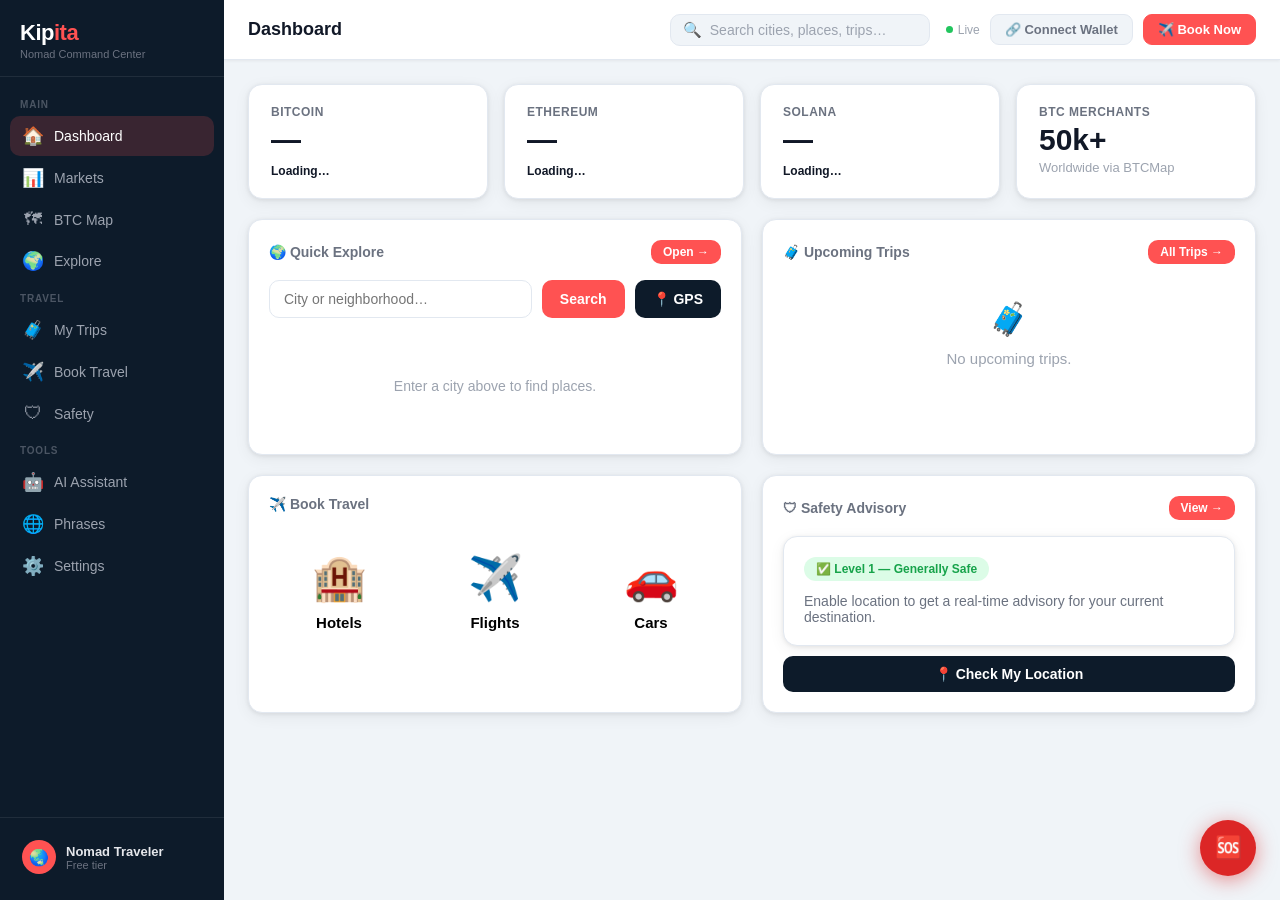
<file: webapp/index.html>
<!DOCTYPE html>
<html lang="en">
<head>
<meta charset="UTF-8"/>
<meta name="viewport" content="width=device-width,initial-scale=1"/>
<meta name="theme-color" content="#FF5252"/>
<meta name="description" content="Kipita – Digital Nomad Command Center. AI itineraries, Bitcoin map, live markets, trip planner."/>
<link rel="manifest" href="manifest.json"/>
<link rel="apple-touch-icon" href="icons/icon-192.png"/>
<title>Kipita – Nomad Command Center</title>
<style>
:root{
  --red:#FF5252;--red-dk:#D32F2F;--navy:#0D1B2A;--navy2:#132236;
  --sidebar-w:224px;--header-h:60px;
  --bg:#F0F4F8;--card:#fff;--border:#E2E8F0;
  --text:#111827;--text2:#6B7280;--text3:#9CA3AF;
  --green:#22C55E;--orange:#F57C00;--btc:#F7931A;
  --purple:#7C3AED;--blue:#3B82F6;--yellow:#F59E0B;
  --shadow:0 1px 4px rgba(0,0,0,.08),0 4px 16px rgba(0,0,0,.06);
  --radius:14px;
}
*{box-sizing:border-box;margin:0;padding:0}
body{font-family:-apple-system,BlinkMacSystemFont,'Segoe UI',Roboto,sans-serif;background:var(--bg);color:var(--text);display:flex;height:100vh;overflow:hidden}

/* ── Sidebar ── */
#sidebar{width:var(--sidebar-w);background:var(--navy);color:#fff;display:flex;flex-direction:column;flex-shrink:0;height:100vh;position:relative;z-index:100;transition:width .2s}
.sidebar-logo{padding:20px 20px 16px;border-bottom:1px solid rgba(255,255,255,.08)}
.logo-text{font-size:22px;font-weight:800;letter-spacing:-.5px}
.logo-text span{color:var(--red)}
.logo-sub{font-size:11px;color:#6B7280;margin-top:2px}
.sidebar-nav{flex:1;padding:12px 10px;overflow-y:auto;display:flex;flex-direction:column;gap:2px}
.nav-section-label{font-size:10px;font-weight:700;color:#4B5563;letter-spacing:.8px;text-transform:uppercase;padding:10px 10px 4px}
.nav-item{display:flex;align-items:center;gap:10px;padding:9px 12px;border-radius:10px;cursor:pointer;font-size:14px;font-weight:500;color:#9CA3AF;transition:all .15s;border:none;background:none;width:100%;text-align:left;font-family:inherit}
.nav-item:hover{background:rgba(255,255,255,.07);color:#fff}
.nav-item.active{background:rgba(255,82,82,.18);color:#fff}
.nav-item.active .nav-icon{filter:none}
.nav-icon{font-size:18px;width:22px;text-align:center;flex-shrink:0}
.nav-label{flex:1}
.nav-badge{background:var(--red);color:#fff;font-size:10px;font-weight:700;padding:1px 6px;border-radius:20px}
.sidebar-bottom{padding:12px 10px 16px;border-top:1px solid rgba(255,255,255,.08)}
.sidebar-user{display:flex;align-items:center;gap:10px;padding:10px 12px;border-radius:10px;cursor:pointer;transition:background .15s}
.sidebar-user:hover{background:rgba(255,255,255,.07)}
.user-avatar{width:34px;height:34px;border-radius:50%;background:var(--red);display:flex;align-items:center;justify-content:center;font-size:16px;flex-shrink:0}
.user-name{font-size:13px;font-weight:600;color:#E5E7EB}
.user-plan{font-size:11px;color:#6B7280}

/* ── Main area ── */
#main{flex:1;display:flex;flex-direction:column;overflow:hidden}
#header{height:var(--header-h);background:#fff;border-bottom:1px solid var(--border);display:flex;align-items:center;gap:16px;padding:0 24px;flex-shrink:0;box-shadow:0 1px 3px rgba(0,0,0,.06)}
.header-title{font-size:18px;font-weight:700;flex:1}
.header-search{display:flex;align-items:center;background:var(--bg);border:1.5px solid var(--border);border-radius:10px;padding:6px 12px;gap:8px;min-width:260px;transition:border .2s}
.header-search:focus-within{border-color:var(--red)}
.header-search input{background:none;border:none;outline:none;font-size:14px;color:var(--text);width:100%}
.header-search input::placeholder{color:var(--text3)}
.header-search .search-icon{color:var(--text3);font-size:15px}
.header-actions{display:flex;align-items:center;gap:10px}
.header-btn{background:var(--bg);border:1.5px solid var(--border);color:var(--text2);padding:7px 14px;border-radius:9px;font-size:13px;font-weight:600;cursor:pointer;transition:all .15s;display:flex;align-items:center;gap:6px;font-family:inherit}
.header-btn:hover{border-color:var(--navy);color:var(--navy)}
.header-btn.primary{background:var(--red);border-color:var(--red);color:#fff}
.header-btn.primary:hover{background:var(--red-dk)}
.header-btn.connected{background:#16a34a;border-color:#16a34a;color:#fff}
.live-dot{width:7px;height:7px;background:var(--green);border-radius:50%;display:inline-block;animation:pulse 2s infinite}
@keyframes pulse{0%,100%{opacity:1}50%{opacity:.35}}

/* ── Content ── */
#content{flex:1;overflow-y:auto;padding:24px}
.page{display:none}
.page.active{display:block}

/* ── Cards ── */
.card{background:var(--card);border:1px solid var(--border);border-radius:var(--radius);padding:20px;box-shadow:var(--shadow)}
.card-title{font-size:14px;font-weight:700;color:var(--text2);margin-bottom:16px;display:flex;align-items:center;justify-content:space-between;gap:8px}
.card-title-text{display:flex;align-items:center;gap:8px}

/* ── Grid helpers ── */
.grid-2{display:grid;grid-template-columns:1fr 1fr;gap:20px}
.grid-3{display:grid;grid-template-columns:1fr 1fr 1fr;gap:20px}
.grid-4{display:grid;grid-template-columns:repeat(4,1fr);gap:16px}
.grid-auto{display:grid;grid-template-columns:repeat(auto-fill,minmax(260px,1fr));gap:16px}
@media(max-width:1100px){.grid-4{grid-template-columns:repeat(2,1fr)}.grid-3{grid-template-columns:1fr 1fr}}
@media(max-width:800px){.grid-2,.grid-3,.grid-4{grid-template-columns:1fr}}

/* ── Dashboard ── */
.stat-card{background:var(--card);border:1px solid var(--border);border-radius:var(--radius);padding:20px 22px;box-shadow:var(--shadow);display:flex;flex-direction:column;gap:4px}
.stat-label{font-size:12px;font-weight:700;color:var(--text2);text-transform:uppercase;letter-spacing:.5px}
.stat-value{font-size:30px;font-weight:800;color:var(--text);line-height:1.1}
.stat-sub{font-size:13px;color:var(--text3)}
.stat-change{font-size:12px;font-weight:700;margin-top:4px}
.up{color:var(--green)}.down{color:var(--red)}

/* ── Prices table ── */
.price-table{width:100%;border-collapse:collapse}
.price-table th{font-size:11px;font-weight:700;color:var(--text3);text-transform:uppercase;letter-spacing:.5px;padding:8px 12px;text-align:left;border-bottom:1px solid var(--border)}
.price-table td{padding:12px 12px;border-bottom:1px solid #F8FAFC;font-size:14px;vertical-align:middle}
.price-table tr:last-child td{border-bottom:none}
.price-table tr:hover td{background:#FAFBFC}
.coin-cell{display:flex;align-items:center;gap:10px}
.coin-icon{width:32px;height:32px;border-radius:50%;display:flex;align-items:center;justify-content:center;font-size:16px;flex-shrink:0}
.coin-name{font-weight:700}
.coin-sym{font-size:12px;color:var(--text3)}
.price-val{font-weight:700;font-size:15px}

/* ── Map ── */
#mapContainer{width:100%;border-radius:var(--radius);overflow:hidden;border:1px solid var(--border);background:var(--navy)}
#mapIframe{width:100%;height:100%;border:0;display:block}
.map-page-layout{display:grid;grid-template-columns:1fr 340px;gap:20px;height:calc(100vh - var(--header-h) - 48px)}
.map-sidebar-panel{display:flex;flex-direction:column;gap:16px;overflow-y:auto}
@media(max-width:960px){.map-page-layout{grid-template-columns:1fr;height:auto}}

/* ── Explore ── */
.explore-layout{display:grid;grid-template-columns:280px 1fr;gap:20px;min-height:600px}
.explore-filters{display:flex;flex-direction:column;gap:12px}
.filter-label{font-size:12px;font-weight:700;color:var(--text2);text-transform:uppercase;letter-spacing:.5px;margin-bottom:6px}
.cat-list{display:flex;flex-direction:column;gap:4px}
.cat-row{display:flex;align-items:center;gap:10px;padding:9px 12px;border-radius:10px;cursor:pointer;font-size:14px;font-weight:500;transition:all .15s;border:none;background:none;text-align:left;width:100%;font-family:inherit;color:var(--text)}
.cat-row:hover{background:var(--bg)}
.cat-row.active{background:#FFF5F5;color:var(--red);font-weight:700}
.cat-row .cat-em{font-size:18px;width:24px}
.place-row{display:flex;align-items:flex-start;gap:12px;padding:14px;border-radius:var(--radius);background:var(--card);border:1px solid var(--border);transition:box-shadow .15s;cursor:pointer}
.place-row:hover{box-shadow:0 4px 16px rgba(0,0,0,.1)}
.place-em{width:44px;height:44px;border-radius:12px;background:var(--bg);display:flex;align-items:center;justify-content:center;font-size:22px;flex-shrink:0}
.place-body{flex:1;min-width:0}
.place-name{font-size:14px;font-weight:700;margin-bottom:2px;overflow:hidden;text-overflow:ellipsis;white-space:nowrap}
.place-addr{font-size:12px;color:var(--text3);margin-bottom:6px;overflow:hidden;text-overflow:ellipsis;white-space:nowrap}
.place-meta-row{display:flex;align-items:center;gap:8px;flex-wrap:wrap}
.tag{background:#F1F5F9;color:#475569;font-size:11px;font-weight:600;padding:3px 8px;border-radius:20px}
.place-dist{font-size:12px;color:var(--text3)}
.place-actions{display:flex;flex-direction:column;gap:6px;flex-shrink:0}
.place-btn{background:var(--navy);color:#fff;border:none;padding:7px 14px;border-radius:8px;font-size:12px;font-weight:600;cursor:pointer;transition:opacity .15s;white-space:nowrap;font-family:inherit}
.place-btn:hover{opacity:.82}
.place-btn.saved{background:var(--green)}
.search-row{display:flex;gap:10px;margin-bottom:20px}
.search-field{flex:1;padding:10px 14px;border:1.5px solid var(--border);border-radius:10px;font-size:14px;outline:none;transition:border .2s;font-family:inherit}
.search-field:focus{border-color:var(--red)}
.action-btn{background:var(--red);color:#fff;border:none;padding:10px 18px;border-radius:10px;font-size:14px;font-weight:600;cursor:pointer;font-family:inherit;white-space:nowrap}
.action-btn:hover{background:var(--red-dk)}
.action-btn.secondary{background:var(--navy)}
.action-btn.secondary:hover{opacity:.85}

/* ── Trips ── */
.trips-layout{display:grid;grid-template-columns:1fr 380px;gap:20px}
@media(max-width:960px){.trips-layout{grid-template-columns:1fr}}
.trip-card-d{background:var(--card);border:1px solid var(--border);border-radius:var(--radius);overflow:hidden;box-shadow:var(--shadow);transition:box-shadow .15s}
.trip-card-d:hover{box-shadow:0 6px 24px rgba(0,0,0,.12)}
.trip-card-header-d{background:var(--navy);color:#fff;padding:16px 20px;display:flex;align-items:flex-start;justify-content:space-between;gap:8px}
.trip-card-header-d h4{font-size:15px;font-weight:700;margin-bottom:3px}
.trip-status-badge{font-size:10px;font-weight:700;padding:3px 9px;border-radius:20px;text-transform:uppercase;letter-spacing:.3px}
.status-upcoming{background:rgba(34,197,94,.2);color:#16a34a}
.status-active{background:rgba(59,130,246,.2);color:#2563EB}
.status-past{background:rgba(107,114,128,.2);color:#6B7280}
.status-cancelled{background:rgba(239,68,68,.15);color:#DC2626}
.trip-body-d{padding:16px 20px}
.trip-stat-row{display:flex;gap:20px;margin-bottom:14px;flex-wrap:wrap}
.trip-stat{display:flex;flex-direction:column;gap:2px}
.trip-stat-label{font-size:11px;color:var(--text3);font-weight:600;text-transform:uppercase;letter-spacing:.4px}
.trip-stat-val{font-size:14px;font-weight:700}
.trip-actions-row{display:flex;gap:8px;flex-wrap:wrap}
.trip-action{background:var(--bg);border:1.5px solid var(--border);color:var(--text);padding:7px 14px;border-radius:9px;font-size:12px;font-weight:600;cursor:pointer;transition:all .15s;font-family:inherit}
.trip-action:hover{border-color:var(--navy);color:var(--navy)}
.trip-action.danger:hover{border-color:var(--red);color:var(--red)}
.new-trip-panel{display:flex;flex-direction:column;gap:14px}
.form-group{display:flex;flex-direction:column;gap:6px}
.form-label{font-size:12px;font-weight:700;color:var(--text2)}
.form-input{padding:10px 14px;border:1.5px solid var(--border);border-radius:10px;font-size:14px;outline:none;transition:border .2s;font-family:inherit;background:#fff}
.form-input:focus{border-color:var(--red)}
.form-row{display:grid;grid-template-columns:1fr 1fr;gap:12px}

/* ── Book ── */
.booking-tiles{display:grid;grid-template-columns:repeat(auto-fill,minmax(200px,1fr));gap:16px;margin-bottom:24px}
.btile{background:var(--card);border:2px solid var(--border);border-radius:var(--radius);padding:24px 16px;cursor:pointer;transition:all .2s cubic-bezier(.34,1.4,.64,1);display:flex;flex-direction:column;align-items:center;gap:10px;text-align:center;border:none;font-family:inherit;outline:none}
.btile:hover{box-shadow:0 10px 32px rgba(59,130,246,.18);transform:translateY(-4px);border:2px solid var(--blue)}
.btile:active{transform:scale(.97)}
.btile-em{font-size:44px;transition:transform .2s}
.btile:hover .btile-em{transform:scale(1.1)}
.btile-name{font-size:15px;font-weight:800}
.btile-sub{font-size:12px;color:var(--text2);line-height:1.4}
.booking-iframe-wrap{background:var(--card);border-radius:var(--radius);overflow:hidden;border:1px solid var(--border);position:relative}
.booking-iframe-header{background:var(--navy);color:#fff;padding:12px 20px;display:flex;align-items:center;gap:14px}
.booking-iframe-header h4{flex:1;font-size:15px;font-weight:700}
.booking-iframe-body{height:680px}
.booking-iframe-body iframe{width:100%;height:100%;border:0;display:block}

/* ── Languages ── */
.lang-layout{display:grid;grid-template-columns:220px 1fr;gap:20px}
@media(max-width:800px){.lang-layout{grid-template-columns:1fr}}
.lang-list{display:flex;flex-direction:column;gap:4px}
.lang-item{display:flex;align-items:center;gap:10px;padding:10px 12px;border-radius:10px;cursor:pointer;font-size:14px;font-weight:500;transition:all .15s;border:none;background:none;font-family:inherit;width:100%;color:var(--text)}
.lang-item:hover{background:var(--bg)}
.lang-item.active{background:#FFF5F5;color:var(--red);font-weight:700}
.lang-flag{font-size:20px}
.phrase-grid{display:grid;grid-template-columns:repeat(auto-fill,minmax(300px,1fr));gap:12px}
.phrase-card-d{background:var(--card);border:1px solid var(--border);border-radius:12px;padding:16px;box-shadow:var(--shadow)}
.phrase-en-d{font-size:12px;color:var(--text3);margin-bottom:6px}
.phrase-local-d{font-size:18px;font-weight:700;margin-bottom:4px}
.phrase-phonetic-d{font-size:13px;color:var(--blue);font-style:italic}
.phrase-copy{float:right;background:none;border:1.5px solid var(--border);padding:4px 10px;border-radius:8px;font-size:12px;cursor:pointer;font-family:inherit;transition:all .15s}
.phrase-copy:hover{border-color:var(--navy)}

/* ── Advisory / Safety ── */
.advisory-grid{display:grid;grid-template-columns:1fr 1fr;gap:16px;margin-bottom:20px}
@media(max-width:900px){.advisory-grid{grid-template-columns:1fr}}
.advisory-card{background:var(--card);border:1px solid var(--border);border-radius:var(--radius);padding:20px;box-shadow:var(--shadow)}
.advisory-level{display:inline-flex;align-items:center;gap:6px;padding:5px 12px;border-radius:20px;font-size:12px;font-weight:700;margin-bottom:12px}
.level-1{background:#DCFCE7;color:#16a34a}
.level-2{background:#FEF3C7;color:#D97706}
.level-3{background:#FEE2E2;color:#DC2626}
.level-4{background:#450A0A;color:#FCA5A5}

/* ── SOS button ── */
#sosBtn{position:fixed;bottom:24px;right:24px;z-index:500;background:#DC2626;color:#fff;border:none;width:56px;height:56px;border-radius:50%;font-size:22px;cursor:pointer;box-shadow:0 4px 20px rgba(220,38,38,.5);transition:transform .2s;display:flex;align-items:center;justify-content:center;font-family:inherit}
#sosBtn:hover{transform:scale(1.1)}

/* ── Modal ── */
.modal-overlay{position:fixed;inset:0;background:rgba(0,0,0,.55);z-index:1000;display:none;align-items:center;justify-content:center;padding:24px}
.modal-overlay.open{display:flex}
.modal-box{background:#fff;border-radius:20px;padding:28px;max-width:520px;width:100%;max-height:85vh;overflow-y:auto;box-shadow:0 24px 64px rgba(0,0,0,.25)}
.modal-box h3{font-size:20px;font-weight:800;margin-bottom:16px;display:flex;align-items:center;gap:10px}
.modal-close{margin-left:auto;background:none;border:none;font-size:22px;cursor:pointer;color:var(--text3);line-height:1}

/* ── AI ── */
.ai-layout{display:grid;grid-template-columns:1fr 320px;gap:20px;height:calc(100vh - var(--header-h) - 48px)}
@media(max-width:1024px){.ai-layout{grid-template-columns:1fr;height:auto}}
.chat-area{display:flex;flex-direction:column;background:var(--card);border:1px solid var(--border);border-radius:var(--radius);overflow:hidden}
.chat-messages{flex:1;overflow-y:auto;padding:20px;display:flex;flex-direction:column;gap:14px;min-height:0}
.chat-msg{display:flex;gap:10px;max-width:75%}
.chat-msg.user{align-self:flex-end;flex-direction:row-reverse}
.msg-avatar{width:32px;height:32px;border-radius:50%;display:flex;align-items:center;justify-content:center;font-size:15px;flex-shrink:0}
.msg-avatar.ai{background:var(--navy)}
.msg-avatar.user{background:var(--red)}
.msg-bubble{padding:12px 16px;border-radius:16px;font-size:14px;line-height:1.6}
.chat-msg.ai .msg-bubble{background:var(--bg);border-radius:4px 16px 16px 16px}
.chat-msg.user .msg-bubble{background:var(--red);color:#fff;border-radius:16px 4px 16px 16px}
.chat-input-row{display:flex;gap:10px;padding:14px 16px;border-top:1px solid var(--border);background:#FAFBFC}
.chat-input{flex:1;padding:10px 16px;border:1.5px solid var(--border);border-radius:24px;font-size:14px;outline:none;resize:none;font-family:inherit;transition:border .2s;max-height:120px}
.chat-input:focus{border-color:var(--red)}
.chat-send{background:var(--red);color:#fff;border:none;width:42px;height:42px;border-radius:50%;font-size:18px;cursor:pointer;display:flex;align-items:center;justify-content:center;transition:background .15s;flex-shrink:0}
.chat-send:hover{background:var(--red-dk)}
.ai-quick-actions{display:flex;flex-direction:column;gap:8px}
.quick-btn{background:var(--bg);border:1.5px solid var(--border);color:var(--text);padding:10px 14px;border-radius:10px;font-size:13px;font-weight:600;cursor:pointer;text-align:left;transition:all .15s;font-family:inherit}
.quick-btn:hover{border-color:var(--red);color:var(--red)}

/* ── Market ── */
.market-layout{display:grid;grid-template-columns:1fr 320px;gap:20px}
@media(max-width:1024px){.market-layout{grid-template-columns:1fr}}
.sparkline{display:flex;align-items:flex-end;gap:2px;height:40px}
.sparkline span{flex:1;background:var(--green);border-radius:2px;opacity:.7;min-height:4px}
.sparkline.down span{background:var(--red)}

/* ── Settings ── */
.settings-layout{display:grid;grid-template-columns:220px 1fr;gap:20px}
@media(max-width:768px){.settings-layout{grid-template-columns:1fr}}
.settings-nav{display:flex;flex-direction:column;gap:2px}
.settings-nav-item{padding:10px 14px;border-radius:10px;cursor:pointer;font-size:14px;font-weight:500;transition:all .15s;border:none;background:none;font-family:inherit;text-align:left;width:100%}
.settings-nav-item:hover{background:var(--bg)}
.settings-nav-item.active{background:#FFF5F5;color:var(--red);font-weight:700}
.settings-section{display:flex;flex-direction:column;gap:20px}
.settings-row{display:flex;align-items:center;justify-content:space-between;padding:16px 0;border-bottom:1px solid var(--border)}
.settings-row:last-child{border-bottom:none}
.settings-row-label{font-size:14px;font-weight:600}
.settings-row-sub{font-size:12px;color:var(--text3);margin-top:2px}
.toggle{position:relative;width:44px;height:24px;cursor:pointer}
.toggle input{opacity:0;width:0;height:0}
.toggle-slider{position:absolute;inset:0;background:#D1D5DB;border-radius:12px;transition:.2s}
.toggle input:checked + .toggle-slider{background:var(--red)}
.toggle-slider:before{content:'';position:absolute;width:18px;height:18px;left:3px;top:3px;background:#fff;border-radius:50%;transition:.2s}
.toggle input:checked + .toggle-slider:before{transform:translateX(20px)}

/* ── Loading / empty ── */
.spinner{text-align:center;padding:40px;color:var(--text3);font-size:14px}
.empty-state{text-align:center;padding:60px 20px;color:var(--text3)}
.empty-state .em{font-size:48px;margin-bottom:12px}
.empty-state p{font-size:15px}

/* ── Responsive sidebar collapse ── */
@media(max-width:768px){
  #sidebar{position:fixed;left:-100%;top:0;height:100%;z-index:300;transition:left .2s}
  #sidebar.open{left:0}
  body{overflow:auto}
  #main{width:100%}
  #content{padding:16px}
}
</style>
</head>
<body>

<!-- ══════════ SIDEBAR ══════════ -->
<aside id="sidebar">
  <div class="sidebar-logo">
    <div class="logo-text">Kip<span>ita</span></div>
    <div class="logo-sub">Nomad Command Center</div>
  </div>

  <nav class="sidebar-nav">
    <span class="nav-section-label">Main</span>
    <button class="nav-item active" onclick="goTo('dashboard')" id="nav-dashboard">
      <span class="nav-icon">🏠</span><span class="nav-label">Dashboard</span>
    </button>
    <button class="nav-item" onclick="goTo('market')" id="nav-market">
      <span class="nav-icon">📊</span><span class="nav-label">Markets</span>
    </button>
    <button class="nav-item" onclick="goTo('map')" id="nav-map">
      <span class="nav-icon">🗺</span><span class="nav-label">BTC Map</span>
    </button>
    <button class="nav-item" onclick="goTo('explore')" id="nav-explore">
      <span class="nav-icon">🌍</span><span class="nav-label">Explore</span>
    </button>

    <span class="nav-section-label">Travel</span>
    <button class="nav-item" onclick="goTo('trips')" id="nav-trips">
      <span class="nav-icon">🧳</span><span class="nav-label">My Trips</span>
    </button>
    <button class="nav-item" onclick="goTo('book')" id="nav-book">
      <span class="nav-icon">✈️</span><span class="nav-label">Book Travel</span>
    </button>
    <button class="nav-item" onclick="goTo('advisory')" id="nav-advisory">
      <span class="nav-icon">🛡</span><span class="nav-label">Safety</span>
    </button>

    <span class="nav-section-label">Tools</span>
    <button class="nav-item" onclick="goTo('ai')" id="nav-ai">
      <span class="nav-icon">🤖</span><span class="nav-label">AI Assistant</span>
    </button>
    <button class="nav-item" onclick="goTo('languages')" id="nav-languages">
      <span class="nav-icon">🌐</span><span class="nav-label">Phrases</span>
    </button>
    <button class="nav-item" onclick="goTo('settings')" id="nav-settings">
      <span class="nav-icon">⚙️</span><span class="nav-label">Settings</span>
    </button>
  </nav>

  <div class="sidebar-bottom">
    <div class="sidebar-user">
      <div class="user-avatar">🌏</div>
      <div>
        <div class="user-name">Nomad Traveler</div>
        <div class="user-plan">Free tier</div>
      </div>
    </div>
  </div>
</aside>

<!-- ══════════ MAIN ══════════ -->
<div id="main">
  <!-- Header -->
  <header id="header">
    <button id="menuToggle" style="display:none;background:none;border:none;font-size:22px;cursor:pointer;padding:4px 8px" onclick="document.getElementById('sidebar').classList.toggle('open')">☰</button>
    <div class="header-title" id="headerTitle">Dashboard</div>
    <div class="header-search">
      <span class="search-icon">🔍</span>
      <input type="text" placeholder="Search cities, places, trips…" id="globalSearch" onkeydown="handleGlobalSearch(event)"/>
    </div>
    <div class="header-actions">
      <span style="font-size:12px;color:var(--text3);display:flex;align-items:center;gap:5px"><span class="live-dot"></span>Live</span>
      <button class="header-btn" id="walletBtn" onclick="toggleWallet()">🔗 Connect Wallet</button>
      <button class="header-btn primary" onclick="goTo('book')">✈️ Book Now</button>
    </div>
  </header>

  <!-- Content -->
  <main id="content">

    <!-- ─────── DASHBOARD ─────── -->
    <section class="page active" id="page-dashboard">
      <div class="grid-4" style="margin-bottom:20px">
        <div class="stat-card">
          <div class="stat-label">Bitcoin</div>
          <div class="stat-value" id="dash-btc">—</div>
          <div class="stat-change" id="dash-btc-ch">Loading…</div>
        </div>
        <div class="stat-card">
          <div class="stat-label">Ethereum</div>
          <div class="stat-value" id="dash-eth">—</div>
          <div class="stat-change" id="dash-eth-ch">Loading…</div>
        </div>
        <div class="stat-card">
          <div class="stat-label">Solana</div>
          <div class="stat-value" id="dash-sol">—</div>
          <div class="stat-change" id="dash-sol-ch">Loading…</div>
        </div>
        <div class="stat-card">
          <div class="stat-label">BTC Merchants</div>
          <div class="stat-value">50k+</div>
          <div class="stat-sub">Worldwide via BTCMap</div>
        </div>
      </div>

      <div class="grid-2" style="margin-bottom:20px">
        <div class="card">
          <div class="card-title">
            <span class="card-title-text">🌍 Quick Explore</span>
            <button class="action-btn" style="padding:5px 12px;font-size:12px" onclick="goTo('explore')">Open →</button>
          </div>
          <div class="search-row">
            <input class="search-field" placeholder="City or neighborhood…" id="dashSearch"/>
            <button class="action-btn" onclick="quickSearch()">Search</button>
            <button class="action-btn secondary" onclick="dashGPS()">📍 GPS</button>
          </div>
          <div id="dashPlaces" class="spinner">Enter a city above to find places.</div>
        </div>
        <div class="card">
          <div class="card-title">
            <span class="card-title-text">🧳 Upcoming Trips</span>
            <button class="action-btn" style="padding:5px 12px;font-size:12px" onclick="goTo('trips')">All Trips →</button>
          </div>
          <div id="dashTrips"></div>
        </div>
      </div>

      <div class="grid-2">
        <div class="card">
          <div class="card-title"><span class="card-title-text">✈️ Book Travel</span></div>
          <div class="booking-tiles" style="grid-template-columns:repeat(3,1fr)">
            <button class="btile" onclick="openBooking('https://savetraveldeals.com/book-hotels-app/','Hotels')">
              <span class="btile-em">🏨</span><span class="btile-name">Hotels</span>
            </button>
            <button class="btile" onclick="openBooking('https://savetraveldeals.com/book-hotels-app/','Flights')">
              <span class="btile-em">✈️</span><span class="btile-name">Flights</span>
            </button>
            <button class="btile" onclick="openBooking('https://savetraveldeals.com/car-rental-app/','Cars')">
              <span class="btile-em">🚗</span><span class="btile-name">Cars</span>
            </button>
          </div>
        </div>
        <div class="card">
          <div class="card-title"><span class="card-title-text">🛡 Safety Advisory</span>
            <button class="action-btn" style="padding:5px 12px;font-size:12px" onclick="goTo('advisory')">View →</button>
          </div>
          <div id="dashAdvisory">
            <div class="advisory-card" style="margin-bottom:10px">
              <div class="advisory-level level-1">✅ Level 1 — Generally Safe</div>
              <p style="font-size:14px;color:var(--text2)">Enable location to get a real-time advisory for your current destination.</p>
            </div>
            <button class="action-btn secondary" style="width:100%" onclick="loadAdvisory()">📍 Check My Location</button>
          </div>
        </div>
      </div>
    </section>

    <!-- ─────── MARKETS ─────── -->
    <section class="page" id="page-market">
      <div class="market-layout">
        <div>
          <div class="card" style="margin-bottom:20px">
            <div class="card-title"><span class="card-title-text">📊 Live Crypto Prices</span><span style="font-size:12px;color:var(--text3)" id="mktTs"></span></div>
            <table class="price-table">
              <thead>
                <tr>
                  <th>Asset</th>
                  <th>Price (USD)</th>
                  <th>24h Change</th>
                  <th>7d Trend</th>
                  <th>Market Cap</th>
                </tr>
              </thead>
              <tbody id="mktTable"><tr><td colspan="5" class="spinner">Loading…</td></tr></tbody>
            </table>
          </div>
          <div class="card">
            <div class="card-title"><span class="card-title-text">💱 Currency Converter</span></div>
            <div style="display:flex;gap:12px;align-items:center;flex-wrap:wrap">
              <input class="search-field" style="width:100px" type="number" value="1" id="convAmt"/>
              <select id="convFrom" class="search-field" style="width:120px"><option value="USD">USD</option><option value="EUR">EUR</option><option value="GBP">GBP</option><option value="JPY">JPY</option><option value="BTC">BTC</option><option value="ETH">ETH</option></select>
              <span style="font-size:20px;color:var(--text3)">→</span>
              <select id="convTo" class="search-field" style="width:120px"><option value="EUR">EUR</option><option value="USD">USD</option><option value="GBP">GBP</option><option value="JPY">JPY</option><option value="BTC">BTC</option><option value="ETH">ETH</option></select>
              <button class="action-btn" onclick="convertCurrency()">Convert</button>
              <div id="convResult" style="font-size:20px;font-weight:800;color:var(--navy)"></div>
            </div>
          </div>
        </div>
        <div style="display:flex;flex-direction:column;gap:16px">
          <div class="card">
            <div class="card-title"><span class="card-title-text">⚡ Quick Stats</span></div>
            <div style="display:flex;flex-direction:column;gap:12px" id="mktStats">
              <div class="spinner">Loading…</div>
            </div>
          </div>
          <div class="card">
            <div class="card-title"><span class="card-title-text">🔗 Wallets & Exchanges</span></div>
            <div style="display:flex;flex-direction:column;gap:8px">
              <button class="quick-btn" onclick="window.open('https://coinbase.com','_blank')">🏦 Coinbase</button>
              <button class="quick-btn" onclick="window.open('https://app.river.com','_blank')">⚡ River (Lightning)</button>
              <button class="quick-btn" onclick="window.open('https://kraken.com','_blank')">🐙 Kraken</button>
              <button class="quick-btn" onclick="window.open('https://btcmap.org','_blank')">₿ BTCMap</button>
            </div>
          </div>
        </div>
      </div>
    </section>

    <!-- ─────── MAP ─────── -->
    <section class="page" id="page-map">
      <div class="map-page-layout">
        <div id="mapContainer" style="height:100%">
          <iframe id="mapIframe" src="https://btcmap.org/map#3/20/0" title="BTCMap — Bitcoin merchants worldwide" allow="geolocation"></iframe>
        </div>
        <div class="map-sidebar-panel">
          <div class="card">
            <div class="card-title"><span class="card-title-text">₿ BTC Merchant Finder</span></div>
            <div style="display:flex;flex-direction:column;gap:8px">
              <input class="search-field" placeholder="City or address…" id="mapSearch"/>
              <button class="action-btn" onclick="centerMap()">🔍 Search Location</button>
              <button class="action-btn secondary" onclick="mapGPS()">📍 My Location</button>
            </div>
          </div>
          <div class="card">
            <div class="card-title"><span class="card-title-text">🏷 Filter Sources</span></div>
            <div style="display:flex;flex-direction:column;gap:6px">
              <label style="display:flex;align-items:center;gap:10px;font-size:14px;cursor:pointer">
                <input type="checkbox" checked style="accent-color:var(--btc)"/> BTCMap.org
              </label>
              <label style="display:flex;align-items:center;gap:10px;font-size:14px;cursor:pointer">
                <input type="checkbox" checked style="accent-color:var(--btc)"/> Cash App Pay
              </label>
            </div>
          </div>
          <div class="card">
            <div class="card-title"><span class="card-title-text">📊 Map Stats</span></div>
            <div style="display:flex;flex-direction:column;gap:8px;font-size:14px">
              <div style="display:flex;justify-content:space-between"><span style="color:var(--text2)">Total Merchants</span><strong>50,000+</strong></div>
              <div style="display:flex;justify-content:space-between"><span style="color:var(--text2)">Countries</span><strong>150+</strong></div>
              <div style="display:flex;justify-content:space-between"><span style="color:var(--text2)">Lightning Enabled</span><strong>~30%</strong></div>
              <div style="display:flex;justify-content:space-between"><span style="color:var(--text2)">Data Source</span><strong>BTCMap.org</strong></div>
            </div>
          </div>
          <div class="card">
            <div class="card-title"><span class="card-title-text">🔗 Related Links</span></div>
            <div style="display:flex;flex-direction:column;gap:8px">
              <button class="quick-btn" onclick="window.open('https://btcmap.org','_blank')">🌍 Full BTCMap Website</button>
              <button class="quick-btn" onclick="window.open('https://btcmap.org/add-merchant','_blank')">➕ Add a Merchant</button>
            </div>
          </div>
        </div>
      </div>
    </section>

    <!-- ─────── EXPLORE ─────── -->
    <section class="page" id="page-explore">
      <div style="margin-bottom:20px">
        <div class="search-row">
          <input class="search-field" placeholder="City, neighborhood, or address…" id="exploreSearch"/>
          <button class="action-btn" onclick="exploreLoad()">🔍 Search</button>
          <button class="action-btn secondary" onclick="exploreGPS()">📍 GPS</button>
          <select class="search-field" style="width:160px" id="exploreRadius">
            <option value="1000">1 km radius</option>
            <option value="2000" selected>2 km radius</option>
            <option value="5000">5 km radius</option>
          </select>
        </div>
      </div>
      <div class="explore-layout">
        <div class="card explore-filters">
          <div class="filter-label">Categories</div>
          <div class="cat-list" id="catList"></div>
        </div>
        <div>
          <div id="explorePlaces" class="spinner">Search a city or tap GPS to find places near you.</div>
        </div>
      </div>
    </section>

    <!-- ─────── TRIPS ─────── -->
    <section class="page" id="page-trips">
      <div class="trips-layout">
        <div>
          <div style="display:flex;align-items:center;justify-content:space-between;margin-bottom:20px">
            <div style="font-size:18px;font-weight:700">My Trips</div>
            <div style="display:flex;gap:10px">
              <select class="search-field" style="width:140px" id="tripFilter" onchange="renderTrips()">
                <option value="all">All Trips</option>
                <option value="UPCOMING">Upcoming</option>
                <option value="PAST">Past</option>
                <option value="CANCELLED">Cancelled</option>
              </select>
            </div>
          </div>
          <div id="tripsContainer"></div>
        </div>
        <div>
          <div class="card new-trip-panel">
            <div class="card-title"><span class="card-title-text">➕ Plan New Trip</span></div>
            <div class="form-group">
              <label class="form-label">Destination *</label>
              <input class="form-input" id="nt-dest" placeholder="e.g. Tokyo, Japan"/>
            </div>
            <div class="form-group">
              <label class="form-label">Country</label>
              <input class="form-input" id="nt-country" placeholder="e.g. Japan"/>
            </div>
            <div class="form-row">
              <div class="form-group">
                <label class="form-label">Start Date</label>
                <input class="form-input" id="nt-start" type="date"/>
              </div>
              <div class="form-group">
                <label class="form-label">End Date</label>
                <input class="form-input" id="nt-end" type="date"/>
              </div>
            </div>
            <div class="form-group">
              <label class="form-label">Notes</label>
              <textarea class="form-input" id="nt-notes" rows="3" placeholder="Accommodation, plans…"></textarea>
            </div>
            <button class="action-btn" style="width:100%;padding:12px" onclick="createTrip()">Create Trip</button>
          </div>
        </div>
      </div>
    </section>

    <!-- ─────── BOOK ─────── -->
    <section class="page" id="page-book">
      <div style="margin-bottom:20px">
        <div style="font-size:18px;font-weight:700;margin-bottom:4px">Book Travel</div>
        <div style="font-size:14px;color:var(--text2)">Hotels, flights, cars & experiences — opens in a secure viewer.</div>
      </div>
      <div class="booking-tiles" style="margin-bottom:24px">
        <button class="btile" onclick="openBooking('https://savetraveldeals.com/book-hotels-app/','🏨 Hotels')"><span class="btile-em">🏨</span><span class="btile-name">Hotels</span><span class="btile-sub">Best rates worldwide</span></button>
        <button class="btile" onclick="openBooking('https://savetraveldeals.com/book-hotels-app/','✈️ Flights')"><span class="btile-em">✈️</span><span class="btile-name">Flights</span><span class="btile-sub">Compare & book</span></button>
        <button class="btile" onclick="openBooking('https://savetraveldeals.com/car-rental-app/','🚗 Car Rental')"><span class="btile-em">🚗</span><span class="btile-name">Car Rental</span><span class="btile-sub">Pick-up anywhere</span></button>
        <button class="btile" onclick="openBooking('https://savetraveldeals.com/airport-transfers/','🚐 Transfers')"><span class="btile-em">🚐</span><span class="btile-name">Airport Transfers</span><span class="btile-sub">Door-to-door</span></button>
        <button class="btile" onclick="openBooking('https://savetraveldeals.com/bike-rental-app/','🚴 Bikes')"><span class="btile-em">🚴</span><span class="btile-name">Bike Rental</span><span class="btile-sub">Explore locally</span></button>
        <button class="btile" onclick="window.open('https://www.google.com/maps/search/tours+activities','_blank')"><span class="btile-em">🎟</span><span class="btile-name">Activities</span><span class="btile-sub">Tours & experiences</span></button>
      </div>
      <div class="booking-iframe-wrap" id="bookingIframeWrap" style="display:none">
        <div class="booking-iframe-header">
          <h4 id="bookingIframeTitle">—</h4>
          <button class="header-btn" onclick="closeBookingIframe()">✕ Close</button>
        </div>
        <div class="booking-iframe-body">
          <iframe id="bookingIframe" src="" sandbox="allow-scripts allow-same-origin allow-forms allow-popups allow-top-navigation"></iframe>
        </div>
      </div>
    </section>

    <!-- ─────── SAFETY ─────── -->
    <section class="page" id="page-advisory">
      <div style="margin-bottom:20px;display:flex;align-items:center;justify-content:space-between;flex-wrap:wrap;gap:12px">
        <div>
          <div style="font-size:18px;font-weight:700;margin-bottom:4px">Safety & Travel Advisory</div>
          <div style="font-size:14px;color:var(--text2)">Real-time safety levels, restrictions & weather advisories.</div>
        </div>
        <button class="action-btn secondary" onclick="loadAdvisory()">📍 Refresh My Location</button>
      </div>
      <div class="advisory-grid">
        <div class="advisory-card card" id="advisoryMain">
          <div class="advisory-level level-1">✅ Level 1 — Generally Safe</div>
          <h3 style="font-size:16px;font-weight:700;margin-bottom:8px">Current Location Advisory</h3>
          <p style="font-size:14px;color:var(--text2);line-height:1.6">Enable location access to get real-time safety data for your area.</p>
          <button class="action-btn" style="margin-top:16px;width:100%" onclick="loadAdvisory()">Enable Location</button>
        </div>
        <div class="advisory-card card">
          <h3 style="font-size:15px;font-weight:700;margin-bottom:12px">🌤 Weather Advisory</h3>
          <div id="weatherAdvisory" style="font-size:14px;color:var(--text2)">Loading location data…</div>
        </div>
      </div>
      <div class="card" style="margin-top:20px">
        <div class="card-title"><span class="card-title-text">🆘 Emergency Contacts</span></div>
        <div class="grid-4">
          <a href="tel:911" style="text-decoration:none;display:block">
            <div class="advisory-card" style="background:#FEF2F2;border:1px solid #FECACA;text-align:center;padding:16px;border-radius:12px;cursor:pointer">
              <div style="font-size:32px;margin-bottom:6px">🚨</div>
              <div style="font-size:12px;color:#DC2626;font-weight:700">Emergency</div>
              <div style="font-size:22px;font-weight:800;color:#991B1B">911</div>
            </div>
          </a>
          <a href="https://www.google.com/maps/search/nearest+hospital" target="_blank" style="text-decoration:none;display:block">
            <div class="advisory-card" style="background:#EFF6FF;border:1px solid #BFDBFE;text-align:center;padding:16px;border-radius:12px;cursor:pointer">
              <div style="font-size:32px;margin-bottom:6px">🏥</div>
              <div style="font-size:12px;color:#2563EB;font-weight:700">Nearest</div>
              <div style="font-size:16px;font-weight:800;color:#1D4ED8">Hospital</div>
            </div>
          </a>
          <a href="https://www.google.com/maps/search/nearest+police+station" target="_blank" style="text-decoration:none;display:block">
            <div class="advisory-card" style="background:#F0FDF4;border:1px solid #BBF7D0;text-align:center;padding:16px;border-radius:12px;cursor:pointer">
              <div style="font-size:32px;margin-bottom:6px">👮</div>
              <div style="font-size:12px;color:#16a34a;font-weight:700">Nearest</div>
              <div style="font-size:16px;font-weight:800;color:#15803D">Police</div>
            </div>
          </a>
          <a href="https://www.google.com/maps/search/nearest+fire+station" target="_blank" style="text-decoration:none;display:block">
            <div class="advisory-card" style="background:#FFF7ED;border:1px solid #FED7AA;text-align:center;padding:16px;border-radius:12px;cursor:pointer">
              <div style="font-size:32px;margin-bottom:6px">🚒</div>
              <div style="font-size:12px;color:#EA580C;font-weight:700">Nearest</div>
              <div style="font-size:16px;font-weight:800;color:#C2410C">Fire Station</div>
            </div>
          </a>
        </div>
      </div>
    </section>

    <!-- ─────── AI ─────── -->
    <section class="page" id="page-ai">
      <div class="ai-layout">
        <div class="chat-area">
          <div style="padding:16px 20px;border-bottom:1px solid var(--border);display:flex;align-items:center;gap:10px;background:#FAFBFC">
            <div style="width:36px;height:36px;background:var(--navy);border-radius:50%;display:flex;align-items:center;justify-content:center;font-size:18px">🤖</div>
            <div>
              <div style="font-size:14px;font-weight:700">Kipita AI</div>
              <div style="font-size:12px;color:var(--green)">● Online — Gemini 2.0 Flash</div>
            </div>
          </div>
          <div class="chat-messages" id="chatMessages">
            <div class="chat-msg ai">
              <div class="msg-avatar ai">🤖</div>
              <div class="msg-bubble">Hey! I'm your Kipita travel assistant. Ask me to plan a trip, find Bitcoin-friendly spots, check safety advisories, or get travel tips for any destination. 🌏</div>
            </div>
          </div>
          <div class="chat-input-row">
            <textarea class="chat-input" id="chatInput" placeholder="Ask anything about travel, Bitcoin, or safety…" rows="1" onkeydown="chatKeydown(event)" oninput="autoResize(this)"></textarea>
            <button class="chat-send" onclick="sendChat()">➤</button>
          </div>
        </div>
        <div style="display:flex;flex-direction:column;gap:16px">
          <div class="card">
            <div class="card-title"><span class="card-title-text">⚡ Quick Actions</span></div>
            <div class="ai-quick-actions">
              <button class="quick-btn" onclick="quickChat('Plan a 7-day trip to Tokyo on a $2000 budget')">🗾 Plan Tokyo trip</button>
              <button class="quick-btn" onclick="quickChat('What are the safest nomad cities in Southeast Asia right now?')">🛡 Safest nomad cities</button>
              <button class="quick-btn" onclick="quickChat('Find Bitcoin-friendly cafes and restaurants in Lisbon')">₿ BTC spots in Lisbon</button>
              <button class="quick-btn" onclick="quickChat('What do I need to know before traveling to Colombia?')">🇨🇴 Colombia travel tips</button>
              <button class="quick-btn" onclick="quickChat('What is the current exchange rate for USD to EUR?')">💱 USD → EUR rate</button>
              <button class="quick-btn" onclick="quickChat('Give me a packing list for 3 months in Southeast Asia')">🎒 SE Asia packing list</button>
            </div>
          </div>
          <div class="card">
            <div class="card-title"><span class="card-title-text">ℹ️ AI Info</span></div>
            <div style="font-size:13px;color:var(--text2);line-height:1.6">
              Powered by <strong>Gemini 2.0 Flash Lite</strong>. For financial decisions, always verify with live sources. Travel advisories are AI-generated and may not reflect latest conditions.
            </div>
          </div>
        </div>
      </div>
    </section>

    <!-- ─────── LANGUAGES ─────── -->
    <section class="page" id="page-languages">
      <div style="margin-bottom:20px;display:flex;align-items:center;gap:16px;flex-wrap:wrap">
        <input class="search-field" style="max-width:320px" placeholder="Search phrases…" id="phraseSearch" oninput="renderPhrases()"/>
        <span style="font-size:14px;color:var(--text2)" id="phraseCount"></span>
      </div>
      <div class="lang-layout">
        <div class="card">
          <div class="card-title"><span class="card-title-text">🌐 Languages</span></div>
          <div class="lang-list" id="langList"></div>
        </div>
        <div>
          <div class="phrase-grid" id="phraseGrid"></div>
        </div>
      </div>
    </section>

    <!-- ─────── SETTINGS ─────── -->
    <section class="page" id="page-settings">
      <div class="settings-layout">
        <div class="card">
          <div class="settings-nav">
            <button class="settings-nav-item active" onclick="settingsTab('general',this)">General</button>
            <button class="settings-nav-item" onclick="settingsTab('notifications',this)">Notifications</button>
            <button class="settings-nav-item" onclick="settingsTab('privacy',this)">Privacy</button>
            <button class="settings-nav-item" onclick="settingsTab('about',this)">About</button>
          </div>
        </div>
        <div class="card settings-section" id="settingsContent">
          <div class="settings-row">
            <div><div class="settings-row-label">Dark Mode</div><div class="settings-row-sub">Coming soon</div></div>
            <label class="toggle"><input type="checkbox" disabled/><span class="toggle-slider"></span></label>
          </div>
          <div class="settings-row">
            <div><div class="settings-row-label">Default Currency</div><div class="settings-row-sub">Display prices in</div></div>
            <select class="search-field" style="width:100px"><option>USD</option><option>EUR</option><option>GBP</option><option>BTC</option></select>
          </div>
          <div class="settings-row">
            <div><div class="settings-row-label">Location Access</div><div class="settings-row-sub">Used for nearby places & advisory</div></div>
            <button class="action-btn" style="padding:7px 14px;font-size:13px" onclick="navigator.geolocation.getCurrentPosition(()=>alert('Location granted ✓'))">Request</button>
          </div>
          <div class="settings-row">
            <div><div class="settings-row-label">Clear Local Data</div><div class="settings-row-sub">Trips, saved places, chat history</div></div>
            <button class="action-btn secondary" style="padding:7px 14px;font-size:13px" onclick="clearData()">Clear</button>
          </div>
          <div class="settings-row">
            <div><div class="settings-row-label">App Version</div><div class="settings-row-sub">Kipita Web v1.0.0</div></div>
            <span style="font-size:13px;color:var(--text3)">Build 2026.03</span>
          </div>
          <div class="settings-row">
            <div><div class="settings-row-label">Support</div></div>
            <a href="mailto:info@kipita.com" style="font-size:13px;color:var(--red);font-weight:600">info@kipita.com</a>
          </div>
        </div>
      </div>
    </section>

  </main>
</div>

<!-- SOS -->
<button id="sosBtn" onclick="document.getElementById('sosModal').classList.add('open')" title="SOS Emergency">🆘</button>

<!-- SOS Modal -->
<div class="modal-overlay" id="sosModal">
  <div class="modal-box">
    <h3 style="color:#DC2626">🆘 Emergency Help<button class="modal-close" onclick="document.getElementById('sosModal').classList.remove('open')">✕</button></h3>
    <div style="display:grid;grid-template-columns:1fr 1fr 1fr;gap:12px;margin-bottom:16px">
      <a href="tel:911" style="text-decoration:none"><div style="background:#FEF2F2;border:1px solid #FECACA;border-radius:12px;padding:14px;text-align:center"><div style="font-size:11px;color:#DC2626;font-weight:700;margin-bottom:4px">US Emergency</div><div style="font-size:26px;font-weight:800;color:#991B1B">911</div></div></a>
      <a href="https://www.google.com/maps/search/nearest+hospital" target="_blank" style="text-decoration:none"><div style="background:#EFF6FF;border:1px solid #BFDBFE;border-radius:12px;padding:14px;text-align:center"><div style="font-size:11px;color:#2563EB;font-weight:700;margin-bottom:4px">Nearest</div><div style="font-size:20px;font-weight:800;color:#1D4ED8">🏥 Hospital</div></div></a>
      <a href="https://www.google.com/maps/search/nearest+fire+station" target="_blank" style="text-decoration:none"><div style="background:#FFF7ED;border:1px solid #FED7AA;border-radius:12px;padding:14px;text-align:center"><div style="font-size:11px;color:#EA580C;font-weight:700;margin-bottom:4px">Nearest</div><div style="font-size:20px;font-weight:800;color:#C2410C">🚒 Fire Station</div></div></a>
    </div>
    <div style="background:#FFF7ED;border:1px solid #FED7AA;border-radius:10px;padding:12px;font-size:13px;color:var(--text2);line-height:1.5">💡 Emergency numbers vary by country. If abroad, search for local emergency services.</div>
  </div>
</div>

<script>
// ══════════════════════════════════════════════
// Navigation
// ══════════════════════════════════════════════
const PAGE_TITLES = {dashboard:'Dashboard',market:'Markets',map:'BTC Map',explore:'Explore',trips:'My Trips',book:'Book Travel',advisory:'Safety Advisory',ai:'AI Assistant',languages:'Travel Phrases',settings:'Settings'};

function goTo(page) {
  document.querySelectorAll('.page').forEach(p => p.classList.remove('active'));
  document.querySelectorAll('.nav-item').forEach(n => n.classList.remove('active'));
  const pg = document.getElementById('page-' + page);
  const nav = document.getElementById('nav-' + page);
  if (pg) pg.classList.add('active');
  if (nav) nav.classList.add('active');
  document.getElementById('headerTitle').textContent = PAGE_TITLES[page] || page;
  document.getElementById('sidebar').classList.remove('open');
  window.location.hash = page;
  if (page === 'market') loadMarket();
  if (page === 'dashboard') loadDashboard();
}

// Handle hash routing
window.addEventListener('hashchange', () => {
  const h = location.hash.replace('#','');
  if (h && document.getElementById('page-'+h)) goTo(h);
});
if (location.hash) {
  const h = location.hash.replace('#','');
  if (document.getElementById('page-'+h)) goTo(h);
}

// ══════════════════════════════════════════════
// Crypto Prices
// ══════════════════════════════════════════════
let _prices = {};

async function fetchPrices() {
  try {
    const r = await fetch('https://api.coingecko.com/api/v3/coins/markets?vs_currency=usd&ids=bitcoin,ethereum,solana,litecoin,monero&order=market_cap_desc&per_page=5&sparkline=false&price_change_percentage=24h');
    const data = await r.json();
    _prices = {};
    data.forEach(c => { _prices[c.symbol.toUpperCase()] = c; });
    updatePriceUI(data);
  } catch(e) { /* fallback silently */ }
}

function updatePriceUI(data) {
  // Dashboard stats
  const btc = data.find(c=>c.id==='bitcoin');
  const eth = data.find(c=>c.id==='ethereum');
  const sol = data.find(c=>c.id==='solana');
  if (btc) {
    document.getElementById('dash-btc').textContent = '$'+btc.current_price.toLocaleString();
    const ch = btc.price_change_percentage_24h;
    const el = document.getElementById('dash-btc-ch');
    el.textContent = (ch>=0?'▲ +':'▼ ')+ch.toFixed(2)+'% (24h)';
    el.className = 'stat-change '+(ch>=0?'up':'down');
  }
  if (eth) {
    document.getElementById('dash-eth').textContent = '$'+eth.current_price.toLocaleString();
    const ch = eth.price_change_percentage_24h;
    const el = document.getElementById('dash-eth-ch');
    el.textContent = (ch>=0?'▲ +':'▼ ')+ch.toFixed(2)+'% (24h)';
    el.className = 'stat-change '+(ch>=0?'up':'down');
  }
  if (sol) {
    document.getElementById('dash-sol').textContent = '$'+sol.current_price.toFixed(2);
    const ch = sol.price_change_percentage_24h;
    const el = document.getElementById('dash-sol-ch');
    el.textContent = (ch>=0?'▲ +':'▼ ')+ch.toFixed(2)+'% (24h)';
    el.className = 'stat-change '+(ch>=0?'up':'down');
  }
  // Market table
  const tbody = document.getElementById('mktTable');
  if (!tbody) return;
  tbody.innerHTML = data.map(c => {
    const ch = c.price_change_percentage_24h || 0;
    const bars = Array.from({length:8},(_,i)=>
      `<span style="height:${(Math.random()*.6+.2)*100}%;background:${ch>=0?'var(--green)':'var(--red)'};opacity:.7;border-radius:2px;flex:1"></span>`
    ).join('');
    return `<tr>
      <td><div class="coin-cell"><div class="coin-icon" style="background:#F8FAFC">${c.symbol==='btc'?'₿':c.symbol==='eth'?'Ξ':c.symbol.toUpperCase().slice(0,2)}</div><div><div class="coin-name">${c.name}</div><div class="coin-sym">${c.symbol.toUpperCase()}</div></div></div></td>
      <td class="price-val">$${c.current_price.toLocaleString()}</td>
      <td class="${ch>=0?'up':'down'}" style="font-weight:700">${ch>=0?'▲ +':'▼ '}${Math.abs(ch).toFixed(2)}%</td>
      <td><div class="sparkline${ch<0?' down':''}" style="display:flex;align-items:flex-end;gap:2px;height:32px">${bars}</div></td>
      <td style="color:var(--text2);font-size:13px">$${(c.market_cap/1e9).toFixed(1)}B</td>
    </tr>`;
  }).join('');
  document.getElementById('mktTs').textContent = 'Updated '+new Date().toLocaleTimeString();

  // Quick stats
  const btcC = data.find(c=>c.id==='bitcoin');
  if (btcC) {
    document.getElementById('mktStats').innerHTML = `
      <div style="display:flex;justify-content:space-between;padding:10px 0;border-bottom:1px solid var(--border)"><span style="color:var(--text2);font-size:14px">BTC Dominance</span><strong>${(btcC.market_cap/(data.reduce((a,c)=>a+c.market_cap,0))*100).toFixed(1)}%</strong></div>
      <div style="display:flex;justify-content:space-between;padding:10px 0;border-bottom:1px solid var(--border)"><span style="color:var(--text2);font-size:14px">24h High</span><strong class="up">$${btcC.high_24h?.toLocaleString()||'—'}</strong></div>
      <div style="display:flex;justify-content:space-between;padding:10px 0"><span style="color:var(--text2);font-size:14px">24h Low</span><strong class="down">$${btcC.low_24h?.toLocaleString()||'—'}</strong></div>`;
  }
}

async function convertCurrency() {
  const amt = parseFloat(document.getElementById('convAmt').value)||1;
  const from = document.getElementById('convFrom').value;
  const to = document.getElementById('convTo').value;
  const el = document.getElementById('convResult');
  el.textContent = '…';
  try {
    const CRYPTO_USD = {BTC:_prices['BTC']?.current_price||97000,ETH:_prices['ETH']?.current_price||3400};
    const isCrypto = s => s==='BTC'||s==='ETH';
    let usdAmt = amt;
    if (isCrypto(from)) usdAmt = amt * (CRYPTO_USD[from]||1);
    else {
      const r = await fetch(`https://api.frankfurter.app/latest?base=${from}&symbols=USD`);
      const d = await r.json();
      usdAmt = amt * (d.rates?.USD||1);
    }
    let result = usdAmt;
    if (isCrypto(to)) result = usdAmt / (CRYPTO_USD[to]||1);
    else {
      const r2 = await fetch(`https://api.frankfurter.app/latest?base=USD&symbols=${to}`);
      const d2 = await r2.json();
      result = usdAmt * (d2.rates?.[to]||1);
    }
    el.textContent = result.toFixed(isCrypto(to)?8:2)+' '+to;
  } catch { el.textContent = 'Error'; }
}

// ══════════════════════════════════════════════
// Places / Explore
// ══════════════════════════════════════════════
const CATEGORIES = [
  {id:'all',   em:'🌍', label:'All Places'},
  {id:'food',  em:'🍜', label:'Restaurants'},
  {id:'cafe',  em:'☕', label:'Cafes'},
  {id:'bar',   em:'🍺', label:'Bars'},
  {id:'hotel', em:'🏨', label:'Hotels'},
  {id:'shop',  em:'🛍', label:'Shops'},
  {id:'health',em:'🏥', label:'Health'},
  {id:'atm',   em:'🏧', label:'ATM'},
  {id:'bank',  em:'🏦', label:'Bank'},
];
const OSM_TAGS = {
  all:'',food:'amenity=restaurant',cafe:'amenity=cafe',bar:'amenity=bar',
  hotel:'tourism=hotel',shop:'shop=clothes',health:'amenity=hospital',
  atm:'amenity=atm',bank:'amenity=bank'
};
let _exploreCoords = null;
let _activeCat = 'all';

function buildCatList() {
  document.getElementById('catList').innerHTML = CATEGORIES.map(c =>
    `<button class="cat-row${c.id===_activeCat?' active':''}" onclick="selectCat('${c.id}')">
      <span class="cat-em">${c.em}</span>${c.label}
    </button>`
  ).join('');
}
buildCatList();

function selectCat(id) {
  _activeCat = id;
  buildCatList();
  if (_exploreCoords) fetchPlaces(_exploreCoords.lat, _exploreCoords.lng, _activeCat, 'explorePlaces');
}

async function exploreLoad() {
  const q = document.getElementById('exploreSearch').value.trim();
  if (!q) return;
  document.getElementById('explorePlaces').innerHTML = '<div class="spinner">Searching…</div>';
  try {
    const r = await fetch(`https://nominatim.openstreetmap.org/search?q=${encodeURIComponent(q)}&format=json&limit=1`);
    const d = await r.json();
    if (!d[0]) { document.getElementById('explorePlaces').innerHTML = '<div class="spinner">No results found.</div>'; return; }
    _exploreCoords = {lat:parseFloat(d[0].lat),lng:parseFloat(d[0].lon)};
    fetchPlaces(_exploreCoords.lat, _exploreCoords.lng, _activeCat, 'explorePlaces');
  } catch { document.getElementById('explorePlaces').innerHTML = '<div class="spinner">Error searching location.</div>'; }
}

function exploreGPS() {
  if (!navigator.geolocation) return;
  document.getElementById('explorePlaces').innerHTML = '<div class="spinner">Getting location…</div>';
  navigator.geolocation.getCurrentPosition(p => {
    _exploreCoords = {lat:p.coords.latitude, lng:p.coords.longitude};
    fetchPlaces(_exploreCoords.lat, _exploreCoords.lng, _activeCat, 'explorePlaces');
  }, () => { document.getElementById('explorePlaces').innerHTML = '<div class="spinner">Location denied.</div>'; });
}

async function fetchPlaces(lat, lng, cat, containerId) {
  const container = document.getElementById(containerId);
  container.innerHTML = '<div class="spinner">Loading places…</div>';
  const radius = parseInt(document.getElementById('exploreRadius')?.value||2000);
  const tag = OSM_TAGS[cat]||'amenity~"restaurant|cafe|bar|hotel"';
  const query = `[out:json][timeout:10];node[${tag||'amenity~"restaurant|cafe|bar"'}](around:${radius},${lat},${lng});out 20;`;
  try {
    const r = await fetch('https://overpass-api.de/api/interpreter',{method:'POST',body:'data='+encodeURIComponent(query)});
    const d = await r.json();
    const els = d.elements||[];
    if (!els.length) { container.innerHTML = '<div class="empty-state"><div class="em">🌍</div><p>No places found nearby. Try a larger radius.</p></div>'; return; }
    const catObj = CATEGORIES.find(c=>c.id===cat)||{em:'📍'};
    container.innerHTML = `<div style="display:flex;flex-direction:column;gap:10px">` +
      els.map(el => {
        const name = el.tags?.name||'Unnamed Place';
        const addr = [el.tags?.['addr:street'],el.tags?.['addr:housenumber'],el.tags?.['addr:city']].filter(Boolean).join(', ')||el.tags?.description||'';
        const phone = el.tags?.phone||el.tags?.['contact:phone']||'';
        const website = el.tags?.website||el.tags?.['contact:website']||'';
        const dist = haversine(lat,lng,el.lat,el.lon);
        return `<div class="place-row">
          <div class="place-em">${catObj.em}</div>
          <div class="place-body">
            <div class="place-name">${name}</div>
            ${addr?`<div class="place-addr">${addr}</div>`:''}
            <div class="place-meta-row">
              <span class="tag">${cat==='all'?el.tags?.amenity||el.tags?.tourism||'place':catObj.label}</span>
              <span class="place-dist">${dist<1?(dist*1000).toFixed(0)+'m':dist.toFixed(1)+'km'}</span>
              ${phone?`<a href="tel:${phone}" style="color:var(--blue);font-size:12px">📞 Call</a>`:''}
            </div>
          </div>
          <div class="place-actions">
            <button class="place-btn" onclick="window.open('https://www.google.com/maps/search/?api=1&query=${encodeURIComponent(name+' '+addr)}','_blank')">🗺 Map</button>
            ${website?`<button class="place-btn" onclick="window.open('${website}','_blank')">🌐 Web</button>`:''}
          </div>
        </div>`;
      }).join('') + '</div>';
  } catch { container.innerHTML = '<div class="spinner">Error loading places.</div>'; }
}

function haversine(lat1,lng1,lat2,lng2) {
  const R=6371,dLat=(lat2-lat1)*Math.PI/180,dLon=(lng2-lng1)*Math.PI/180;
  const a=Math.sin(dLat/2)**2+Math.cos(lat1*Math.PI/180)*Math.cos(lat2*Math.PI/180)*Math.sin(dLon/2)**2;
  return R*2*Math.atan2(Math.sqrt(a),Math.sqrt(1-a));
}

// Dashboard quick search
async function quickSearch() {
  const q = document.getElementById('dashSearch').value.trim();
  if (!q) return;
  document.getElementById('dashPlaces').innerHTML = '<div class="spinner">Searching…</div>';
  try {
    const r = await fetch(`https://nominatim.openstreetmap.org/search?q=${encodeURIComponent(q)}&format=json&limit=1`);
    const d = await r.json();
    if (!d[0]) { document.getElementById('dashPlaces').innerHTML = '<div class="spinner">No results.</div>'; return; }
    fetchPlaces(parseFloat(d[0].lat),parseFloat(d[0].lon),'all','dashPlaces');
  } catch { document.getElementById('dashPlaces').innerHTML = '<div class="spinner">Error.</div>'; }
}
function dashGPS() {
  if (!navigator.geolocation) return;
  document.getElementById('dashPlaces').innerHTML = '<div class="spinner">Getting location…</div>';
  navigator.geolocation.getCurrentPosition(p => {
    fetchPlaces(p.coords.latitude,p.coords.longitude,'all','dashPlaces');
  });
}

// Map
function centerMap() {
  const q = document.getElementById('mapSearch').value.trim();
  if (!q) return;
  fetch(`https://nominatim.openstreetmap.org/search?q=${encodeURIComponent(q)}&format=json&limit=1`)
    .then(r=>r.json()).then(d => {
      if (d[0]) document.getElementById('mapIframe').src = `https://btcmap.org/map#14/${d[0].lat}/${d[0].lon}`;
    });
}
function mapGPS() {
  navigator.geolocation?.getCurrentPosition(p => {
    document.getElementById('mapIframe').src = `https://btcmap.org/map#14/${p.coords.latitude}/${p.coords.longitude}`;
  });
}

// ══════════════════════════════════════════════
// Trips
// ══════════════════════════════════════════════
function getTrips() { try { return JSON.parse(localStorage.getItem('kipita_trips')||'[]'); } catch{return[];} }
function saveTrips(t) { localStorage.setItem('kipita_trips',JSON.stringify(t)); }

function renderTrips() {
  const filter = document.getElementById('tripFilter')?.value||'all';
  let trips = getTrips();
  if (filter !== 'all') trips = trips.filter(t => t.status===filter);
  const container = document.getElementById('tripsContainer');
  if (!trips.length) {
    container.innerHTML = '<div class="empty-state"><div class="em">🧳</div><p>No trips yet. Create your first trip →</p></div>';
    return;
  }
  container.innerHTML = '<div style="display:flex;flex-direction:column;gap:16px">' +
    trips.map(t => `
      <div class="trip-card-d">
        <div class="trip-card-header-d">
          <div>
            <h4>${t.destination}</h4>
            <div style="font-size:12px;color:#9CA3AF">${t.country||''}</div>
          </div>
          <span class="trip-status-badge status-${(t.status||'upcoming').toLowerCase()}">${t.status||'UPCOMING'}</span>
        </div>
        <div class="trip-body-d">
          <div class="trip-stat-row">
            <div class="trip-stat"><div class="trip-stat-label">Start</div><div class="trip-stat-val">${t.startDate||'—'}</div></div>
            <div class="trip-stat"><div class="trip-stat-label">End</div><div class="trip-stat-val">${t.endDate||'—'}</div></div>
            <div class="trip-stat"><div class="trip-stat-label">Notes</div><div class="trip-stat-val" style="font-size:13px;font-weight:500;color:var(--text2);max-width:200px;overflow:hidden;text-overflow:ellipsis;white-space:nowrap">${t.notes||'—'}</div></div>
          </div>
          <div class="trip-actions-row">
            <button class="trip-action" onclick="shareTrip('${t.id}')">📤 Share</button>
            <button class="trip-action" onclick="markTripPast('${t.id}')">✅ Complete</button>
            <button class="trip-action danger" onclick="deleteTrip('${t.id}')">🗑 Delete</button>
          </div>
        </div>
      </div>`).join('') + '</div>';
}

function createTrip() {
  const dest = document.getElementById('nt-dest').value.trim();
  if (!dest) { alert('Please enter a destination.'); return; }
  const trip = {
    id: Date.now().toString(),
    destination: dest,
    country: document.getElementById('nt-country').value.trim(),
    startDate: document.getElementById('nt-start').value,
    endDate: document.getElementById('nt-end').value,
    notes: document.getElementById('nt-notes').value.trim(),
    status: 'UPCOMING',
    createdAt: new Date().toISOString()
  };
  const trips = getTrips();
  trips.unshift(trip);
  saveTrips(trips);
  ['nt-dest','nt-country','nt-start','nt-end','nt-notes'].forEach(id => { document.getElementById(id).value = ''; });
  renderTrips();
}
function markTripPast(id) {
  const trips = getTrips().map(t => t.id===id?{...t,status:'PAST'}:t);
  saveTrips(trips); renderTrips();
}
function deleteTrip(id) {
  if (!confirm('Delete this trip?')) return;
  saveTrips(getTrips().filter(t=>t.id!==id)); renderTrips();
}
function shareTrip(id) {
  const t = getTrips().find(t=>t.id===id);
  if (t) navigator.share?.({title:`Kipita Trip: ${t.destination}`,text:`Traveling to ${t.destination} (${t.startDate} → ${t.endDate})`});
}

// Dash trips
function renderDashTrips() {
  const trips = getTrips().filter(t=>t.status==='UPCOMING').slice(0,3);
  const el = document.getElementById('dashTrips');
  if (!trips.length) { el.innerHTML = '<div class="empty-state" style="padding:20px"><div class="em" style="font-size:32px">🧳</div><p>No upcoming trips.</p></div>'; return; }
  el.innerHTML = '<div style="display:flex;flex-direction:column;gap:10px">'+
    trips.map(t=>`<div style="display:flex;align-items:center;justify-content:space-between;padding:12px 14px;background:var(--bg);border-radius:12px"><div><div style="font-size:14px;font-weight:700">${t.destination}</div><div style="font-size:12px;color:var(--text3)">${t.startDate||''} ${t.endDate?'→ '+t.endDate:''}</div></div><span class="tag">${t.status}</span></div>`
    ).join('')+'</div>';
}

// ══════════════════════════════════════════════
// Booking iframe
// ══════════════════════════════════════════════
function openBooking(url, title) {
  document.getElementById('bookingIframeWrap').style.display = 'block';
  document.getElementById('bookingIframeTitle').textContent = title;
  document.getElementById('bookingIframe').src = url;
  document.getElementById('bookingIframeWrap').scrollIntoView({behavior:'smooth'});
}
function closeBookingIframe() {
  document.getElementById('bookingIframeWrap').style.display = 'none';
  document.getElementById('bookingIframe').src = '';
}

// ══════════════════════════════════════════════
// Wallet connect (placeholder)
// ══════════════════════════════════════════════
let _walletConnected = false;
function toggleWallet() {
  if (_walletConnected) {
    _walletConnected = false;
    document.getElementById('walletBtn').textContent = '🔗 Connect Wallet';
    document.getElementById('walletBtn').classList.remove('connected');
  } else {
    alert('Wallet connection coming soon.\nCurrently supports: Coinbase, River Lightning, Gemini Exchange.');
  }
}

// ══════════════════════════════════════════════
// AI Chat (Gemini via direct REST — DEMO mode with streaming placeholder)
// ══════════════════════════════════════════════
const GEMINI_KEY = 'AIzaSyAXB1gCwHB8D-6qbUv4FvZRHu4rlbj9PpY';
let _chatHistory = [];

function addMsg(role, text) {
  const msgs = document.getElementById('chatMessages');
  const div = document.createElement('div');
  div.className = 'chat-msg ' + role;
  div.innerHTML = `<div class="msg-avatar ${role}">${role==='ai'?'🤖':'👤'}</div><div class="msg-bubble">${text.replace(/\n/g,'<br/>')}</div>`;
  msgs.appendChild(div);
  msgs.scrollTop = msgs.scrollHeight;
  return div;
}

async function sendChat() {
  const input = document.getElementById('chatInput');
  const text = input.value.trim();
  if (!text) return;
  input.value = '';
  input.style.height = 'auto';
  addMsg('user', text);
  _chatHistory.push({role:'user',parts:[{text}]});
  const typing = addMsg('ai','…');
  try {
    const body = {
      contents: _chatHistory,
      systemInstruction: {parts:[{text:'You are Kipita, a friendly AI travel assistant specializing in digital nomad travel, Bitcoin payments, safety advisories, and itinerary planning. Be concise and practical.'}]},
      generationConfig:{maxOutputTokens:512}
    };
    const r = await fetch(`https://generativelanguage.googleapis.com/v1beta/models/gemini-2.0-flash-lite:generateContent?key=${GEMINI_KEY}`,{method:'POST',headers:{'Content-Type':'application/json'},body:JSON.stringify(body)});
    const d = await r.json();
    const reply = d.candidates?.[0]?.content?.parts?.[0]?.text || 'Sorry, I could not generate a response.';
    typing.querySelector('.msg-bubble').innerHTML = reply.replace(/\n/g,'<br/>');
    _chatHistory.push({role:'model',parts:[{text:reply}]});
  } catch { typing.querySelector('.msg-bubble').textContent = 'Connection error. Check your network.'; }
}

function quickChat(prompt) {
  document.getElementById('chatInput').value = prompt;
  sendChat();
  goTo('ai');
}

function chatKeydown(e) {
  if (e.key === 'Enter' && !e.shiftKey) { e.preventDefault(); sendChat(); }
}

function autoResize(el) {
  el.style.height = 'auto';
  el.style.height = Math.min(el.scrollHeight, 120) + 'px';
}

// ══════════════════════════════════════════════
// Languages
// ══════════════════════════════════════════════
const LANGS = [
  {code:'es',flag:'🇪🇸',name:'Spanish'},
  {code:'fr',flag:'🇫🇷',name:'French'},
  {code:'de',flag:'🇩🇪',name:'German'},
  {code:'ja',flag:'🇯🇵',name:'Japanese'},
  {code:'zh',flag:'🇨🇳',name:'Mandarin'},
  {code:'pt',flag:'🇧🇷',name:'Portuguese'},
  {code:'it',flag:'🇮🇹',name:'Italian'},
  {code:'ko',flag:'🇰🇷',name:'Korean'},
  {code:'ar',flag:'🇸🇦',name:'Arabic'},
  {code:'th',flag:'🇹🇭',name:'Thai'},
  {code:'vi',flag:'🇻🇳',name:'Vietnamese'},
  {code:'ru',flag:'🇷🇺',name:'Russian'},
  {code:'tr',flag:'🇹🇷',name:'Turkish'},
  {code:'hi',flag:'🇮🇳',name:'Hindi'},
  {code:'id',flag:'🇮🇩',name:'Indonesian'},
];
const PHRASES = {
  es:[['Hello','Hola','Oh-lah'],['Thank you','Gracias','Gra-see-as'],['Where is...?','¿Dónde está...?','Don-de es-tah'],['How much?','¿Cuánto cuesta?','Kwan-to kwes-tah'],['Help!','¡Ayuda!','Ah-yoo-dah'],['Do you accept Bitcoin?','¿Aceptan Bitcoin?','Ah-sep-tan Bitcoin'],['I need a doctor','Necesito un médico','Neh-seh-see-toh un med-ee-koh'],['Where is the hospital?','¿Dónde está el hospital?','Don-de es-tah el os-pee-tal'],['I am lost','Estoy perdido','Es-toy per-dee-doh'],['Call the police','Llame a la policía','Yah-meh ah la po-lee-see-ah']],
  fr:[['Hello','Bonjour','Bohn-zhoor'],['Thank you','Merci','Mehr-see'],['Where is...?','Où est...?','Oo eh'],['How much?','Combien ça coûte?','Kom-byan sa koot'],['Help!','Au secours!','Oh seh-koor'],['Do you accept Bitcoin?','Acceptez-vous Bitcoin?','Ak-sep-tay voo Bitcoin'],['I need a doctor','J\'ai besoin d\'un médecin','Zhay beh-zwan dun med-san'],['Where is the hospital?','Où est l\'hôpital?','Oo eh lo-pee-tal'],['I am lost','Je suis perdu','Zhuh swee pehr-doo'],['Call the police','Appelez la police','Ah-peh-lay la po-lees']],
  de:[['Hello','Hallo','Hah-loh'],['Thank you','Danke','Dan-keh'],['Where is...?','Wo ist...?','Vo ist'],['How much?','Wie viel kostet das?','Vee feel kos-tet das'],['Help!','Hilfe!','Hil-feh'],['Do you accept Bitcoin?','Akzeptieren Sie Bitcoin?','Ak-tsep-tee-ren zee Bitcoin'],['I need a doctor','Ich brauche einen Arzt','Ikh brow-kheh eye-nen artst'],['Where is the hospital?','Wo ist das Krankenhaus?','Vo ist das Kran-ken-haus'],['I am lost','Ich habe mich verirrt','Ikh hah-beh mikh fer-irt'],['Call the police','Rufen Sie die Polizei','Roo-fen zee dee po-lee-tsay']],
  ja:[['Hello','こんにちは','Kon-ni-chi-wa'],['Thank you','ありがとう','A-ri-ga-to'],['Where is...?','...はどこですか？','...wa do-ko des-ka'],['How much?','いくらですか？','I-ku-ra des-ka'],['Help!','助けて！','Ta-su-ke-te'],['Do you accept Bitcoin?','ビットコインは使えますか？','Bit-to-ko-in wa tsu-ka-e-ma-su-ka'],['I need a doctor','医者が必要です','I-sha ga hi-tsu-yo des'],['Where is the hospital?','病院はどこですか？','Byo-in wa do-ko des-ka'],['I am lost','迷子になりました','Ma-i-go ni na-ri-ma-shi-ta'],['Call the police','警察を呼んでください','Kei-sa-tsu wo yon-de ku-da-sai']],
  zh:[['Hello','你好','Nǐ hǎo'],['Thank you','谢谢','Xiè xiè'],['Where is...?','...在哪里？','...zài nǎ lǐ'],['How much?','多少钱？','Duō shǎo qián'],['Help!','救命！','Jiù mìng'],['Do you accept Bitcoin?','你们接受比特币吗？','Nǐmen jiēshòu bǐtèbì ma'],['I need a doctor','我需要医生','Wǒ xūyào yīshēng'],['Where is the hospital?','医院在哪里？','Yīyuàn zài nǎ lǐ'],['I am lost','我迷路了','Wǒ mí lù le'],['Call the police','请叫警察','Qǐng jiào jǐngchá']],
};
// Fill other langs with basic phrases
['pt','it','ko','ar','th','vi','ru','tr','hi','id'].forEach(l => {
  if (!PHRASES[l]) PHRASES[l]=[['Hello','(local greeting)',''],['Thank you','(local thanks)',''],['Help!','(local for help)',''],['How much?','(local for price)',''],['Where is...?','(local for where)','']];
});

let _activeLang = 'es';

function buildLangList() {
  document.getElementById('langList').innerHTML = LANGS.map(l =>
    `<button class="lang-item${l.code===_activeLang?' active':''}" onclick="selectLang('${l.code}')">
      <span class="lang-flag">${l.flag}</span>${l.name}
    </button>`
  ).join('');
}
function selectLang(code) { _activeLang=code; buildLangList(); renderPhrases(); }

function renderPhrases() {
  const search = document.getElementById('phraseSearch')?.value.toLowerCase()||'';
  const phrases = (PHRASES[_activeLang]||[]).filter(p =>
    !search || p[0].toLowerCase().includes(search) || p[1].toLowerCase().includes(search)
  );
  document.getElementById('phraseCount').textContent = phrases.length+' phrases';
  document.getElementById('phraseGrid').innerHTML = phrases.map(p=>`
    <div class="phrase-card-d">
      <div style="display:flex;justify-content:space-between;align-items:flex-start">
        <div class="phrase-en-d">${p[0]}</div>
        <button class="phrase-copy" onclick="navigator.clipboard?.writeText('${p[1].replace(/'/g,"\\'")}')">Copy</button>
      </div>
      <div class="phrase-local-d">${p[1]}</div>
      ${p[2]?`<div class="phrase-phonetic-d">/${p[2]}/</div>`:''}
    </div>`
  ).join('');
}
buildLangList();
renderPhrases();

// ══════════════════════════════════════════════
// Advisory / Weather
// ══════════════════════════════════════════════
function loadAdvisory() {
  navigator.geolocation?.getCurrentPosition(async p => {
    const lat = p.coords.latitude, lng = p.coords.longitude;
    try {
      const wr = await fetch(`https://api.open-meteo.com/v1/forecast?latitude=${lat}&longitude=${lng}&current_weather=true&hourly=temperature_2m,weathercode&timezone=auto`);
      const wd = await wr.json();
      const cw = wd.current_weather||{};
      const temp = cw.temperature;
      const desc = cw.weathercode<=3?'☀️ Clear':cw.weathercode<=67?'🌧 Rainy':cw.weathercode<=77?'❄️ Snowy':'🌩 Stormy';
      document.getElementById('weatherAdvisory').innerHTML = `<div style="font-size:28px;font-weight:800;margin-bottom:6px">${temp}°C</div><div style="font-size:15px;font-weight:600">${desc}</div><div style="font-size:12px;color:var(--text3);margin-top:4px">Wind: ${cw.windspeed||0} km/h | Your current location</div>`;
    } catch { document.getElementById('weatherAdvisory').innerHTML = 'Weather data unavailable.'; }
    const geocode = await fetch(`https://nominatim.openstreetmap.org/reverse?lat=${lat}&lon=${lng}&format=json`).then(r=>r.json()).catch(()=>({}));
    const city = geocode.address?.city||geocode.address?.town||geocode.address?.county||'Your Location';
    const country = geocode.address?.country||'';
    document.getElementById('advisoryMain').innerHTML = `
      <div class="advisory-level level-1">✅ Level 1 — Generally Safe</div>
      <h3 style="font-size:16px;font-weight:700;margin-bottom:8px">📍 ${city}${country?', '+country:''}</h3>
      <p style="font-size:14px;color:var(--text2);line-height:1.6">Advisory data loaded. For detailed country-specific travel advisories, check your government's official travel portal.</p>
      <div style="margin-top:12px;display:flex;gap:8px;flex-wrap:wrap">
        <a href="https://travel.state.gov" target="_blank" class="place-btn" style="display:inline-block;text-decoration:none;font-size:12px">🇺🇸 US Travel.gov</a>
        <a href="https://www.gov.uk/foreign-travel-advice" target="_blank" class="place-btn" style="display:inline-block;text-decoration:none;font-size:12px">🇬🇧 UK FCDO</a>
      </div>`;
  }, () => { alert('Location access denied. Please allow location to get advisory data.'); });
}

// ══════════════════════════════════════════════
// Settings helpers
// ══════════════════════════════════════════════
function settingsTab(tab, btn) {
  document.querySelectorAll('.settings-nav-item').forEach(b => b.classList.remove('active'));
  btn.classList.add('active');
}
function clearData() {
  if (confirm('Clear all local data? This cannot be undone.')) {
    localStorage.clear(); renderTrips(); renderDashTrips();
    alert('Data cleared.');
  }
}

// ══════════════════════════════════════════════
// Global search
// ══════════════════════════════════════════════
function handleGlobalSearch(e) {
  if (e.key !== 'Enter') return;
  const q = document.getElementById('globalSearch').value.trim();
  if (!q) return;
  document.getElementById('exploreSearch').value = q;
  goTo('explore');
  exploreLoad();
}

// ══════════════════════════════════════════════
// Init
// ══════════════════════════════════════════════
function loadDashboard() { fetchPrices(); renderDashTrips(); }
function loadMarket() { fetchPrices(); }

loadDashboard();
renderTrips();
setInterval(fetchPrices, 60000); // refresh prices every 60s

// SW
if ('serviceWorker' in navigator) navigator.serviceWorker.register('sw.js').catch(()=>{});

// Responsive: show hamburger on small screens
if (window.innerWidth <= 768) document.getElementById('menuToggle').style.display = 'block';
window.addEventListener('resize', () => {
  document.getElementById('menuToggle').style.display = window.innerWidth<=768?'block':'none';
  if (window.innerWidth>768) document.getElementById('sidebar').classList.remove('open');
});
</script>
</body>
</html>
</file>
